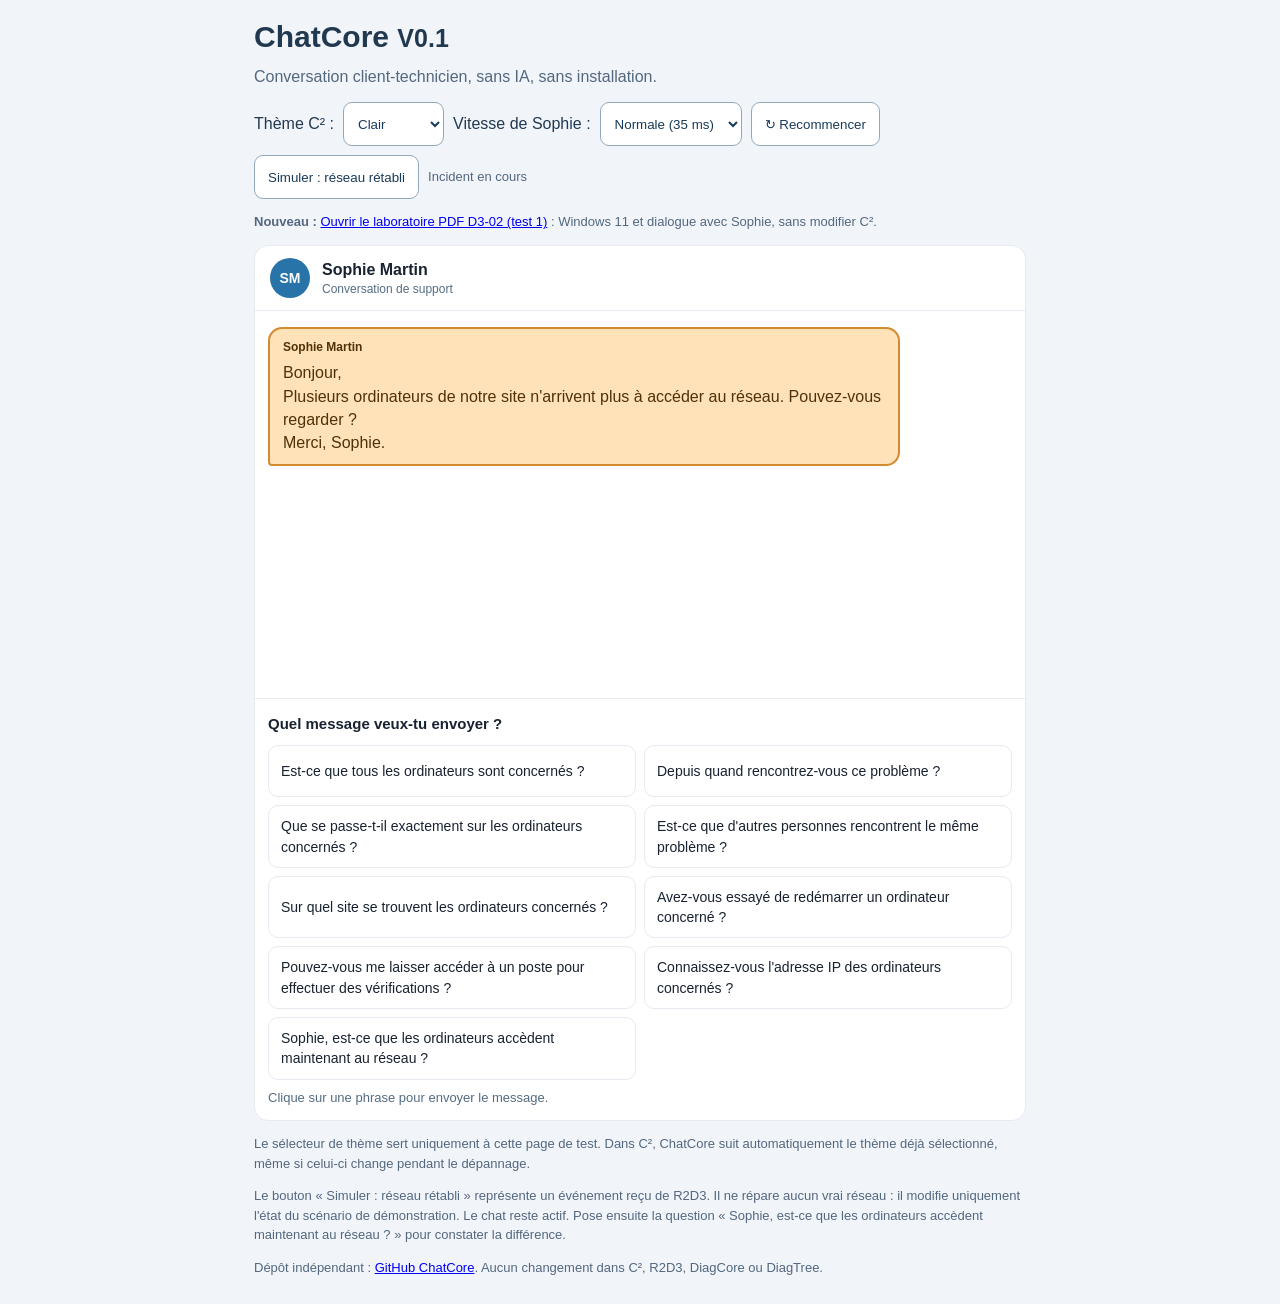
<file: index.html>
<!doctype html>
<html lang="fr"><head><meta charset="utf-8"><meta name="viewport" content="width=device-width,initial-scale=1"><meta name="color-scheme" content="light dark">
<title>ChatCore - Test du dialogue</title>
<link rel="stylesheet" href="./v0.1/chatcore.css">
<style>
:root{color-scheme:light dark}*{box-sizing:border-box}body{margin:0;background:#f1f5fa;color:#213950;font:16px/1.5 Arial,sans-serif}main{max-width:800px;padding:14px;margin:auto}h1{font-size:clamp(22px,4vw,30px);margin:0}.intro{margin:6px 0 13px;color:#53677e}.toolbar{display:flex;align-items:center;gap:9px;flex-wrap:wrap;margin:12px 0}.toolbar select{min-height:44px;padding:8px 10px;border:1px solid #91a9bf;border-radius:9px;background:#fff;color:#183b59}.toolbar button{border:1px solid #91a9bf;background:#fff;color:#183b59;padding:10px 13px;min-height:44px;border-radius:9px;cursor:pointer}.status{font-size:13px;color:#4c657b}.info{font-size:13px;color:#53677e;line-height:1.5}button:focus-visible{outline:3px solid orange;outline-offset:2px}
@media(prefers-color-scheme:dark){body{background:#101b29;color:#edf5fd}.intro,.status,.info{color:#b7cadb}.toolbar button,.toolbar select{background:#20364e;color:#edf5fd;border-color:#4e6680}}
/* Les couleurs du décor sont propres à la démo; ChatCore utilise les variables et thèmes C² officiels. */
html[data-ctp-theme="pure"] body{background:#f1f5fa;color:#213950}
html[data-ctp-theme="dark"] body{background:#151922;color:#e8edf5}
html[data-ctp-theme="neon"] body{background:#010609;color:#dffcff}
html[data-ctp-theme="space"] body{background:#020203;color:#f5f5f2}
html[data-ctp-theme="80"] body{background:#001b19;color:#6dff9c;font-family:"Courier New",monospace}
html[data-ctp-theme="80"] .toolbar button,html[data-ctp-theme="80"] .toolbar select{border-radius:2px}
html[data-ctp-theme="neon"] .toolbar button,html[data-ctp-theme="neon"] .toolbar select{background:#06131a;color:#dffcff;border-color:#00cce8}
html[data-ctp-theme="space"] .toolbar button,html[data-ctp-theme="space"] .toolbar select{background:#111;color:#ffe27b;border-color:#f4c430}
html[data-ctp-theme="80"] .toolbar button,html[data-ctp-theme="80"] .toolbar select{background:#002824;color:#6dff9c;border-color:#36f58a}
html[data-ctp-theme="pure"] .intro,html[data-ctp-theme="pure"] .status,html[data-ctp-theme="pure"] .info{color:#53677e}
html[data-ctp-theme="dark"] .intro,html[data-ctp-theme="dark"] .status,html[data-ctp-theme="dark"] .info{color:#b7cadb}
html[data-ctp-theme="neon"] .intro,html[data-ctp-theme="neon"] .status,html[data-ctp-theme="neon"] .info{color:#a4d7e1}
html[data-ctp-theme="space"] .intro,html[data-ctp-theme="space"] .status,html[data-ctp-theme="space"] .info{color:#c0c0ba}
html[data-ctp-theme="80"] .intro,html[data-ctp-theme="80"] .status,html[data-ctp-theme="80"] .info{color:#8ce4a7}
</style></head>
<body><main>
<h1>ChatCore <small>V0.1</small></h1><p class="intro">Conversation client-technicien, sans IA, sans installation.</p>
<div class="toolbar"><label for="theme-test">Thème C² :</label><select id="theme-test" aria-label="Prévisualisation du thème C²"><option value="pure">Clair</option><option value="dark">Sombre</option><option value="neon">TRON</option><option value="space">Star Wars</option><option value="80">Minitel 80</option></select><label for="speed-test">Vitesse de Sophie :</label><select id="speed-test" aria-label="Vitesse de frappe de Sophie"><option value="slow">Lente (65 ms)</option><option value="normal" selected>Normale (35 ms)</option><option value="fast">Rapide (15 ms)</option></select><button id="reset" type="button">↻ Recommencer</button><button id="technical" type="button">Simuler : réseau rétabli</button><span id="state" class="status">Incident en cours</span></div>
<p class="info"><strong>Nouveau :</strong> <a href="./lab-pdf.html">Ouvrir le laboratoire PDF D3-02 (test 1)</a> : Windows 11 et dialogue avec Sophie, sans modifier C².</p>
<div id="chat" aria-label="Conversation avec Sophie"></div>
<p class="info">Le sélecteur de thème sert uniquement à cette page de test. Dans C², ChatCore suit automatiquement le thème déjà sélectionné, même si celui-ci change pendant le dépannage.</p>
<p class="info">Le bouton « Simuler : réseau rétabli » représente un événement reçu de R2D3. Il ne répare aucun vrai réseau : il modifie uniquement l'état du scénario de démonstration. Le chat reste actif. Pose ensuite la question « Sophie, est-ce que les ordinateurs accèdent maintenant au réseau ? » pour constater la différence.</p>
<p class="info">Dépôt indépendant : <a href="https://github.com/chaoli22000bzh/chatcore">GitHub ChatCore</a>. Aucun changement dans C², R2D3, DiagCore ou DiagTree.</p>
</main>
<script src="./v0.1/chatcore.js"></script><script src="./v0.1/chatcore-ui.js"></script><script src="./demo/scenario-dhcp.js"></script>
<script>
const ui=ChatCoreUI.mount('#chat',ChatCoreDemo);
const speedTest=document.getElementById('speed-test');
speedTest.addEventListener('change',()=>ui.setTypingSpeed(speedTest.value));
const themeTest=document.getElementById('theme-test');
document.documentElement.dataset.ctpTheme=themeTest.value;
themeTest.addEventListener('change',()=>{document.documentElement.dataset.ctpTheme=themeTest.value;});
const state=document.getElementById('state');
ui.chat.subscribe(s=>{state.textContent=s.facts.networkRestored?'Simulation : réseau rétabli':'Incident en cours'});
document.getElementById('reset').addEventListener('click',()=>ui.restart());
document.getElementById('technical').addEventListener('click',()=>ui.notify({type:'dhcp.lease-restored'}));
</script></body></html>
</file>
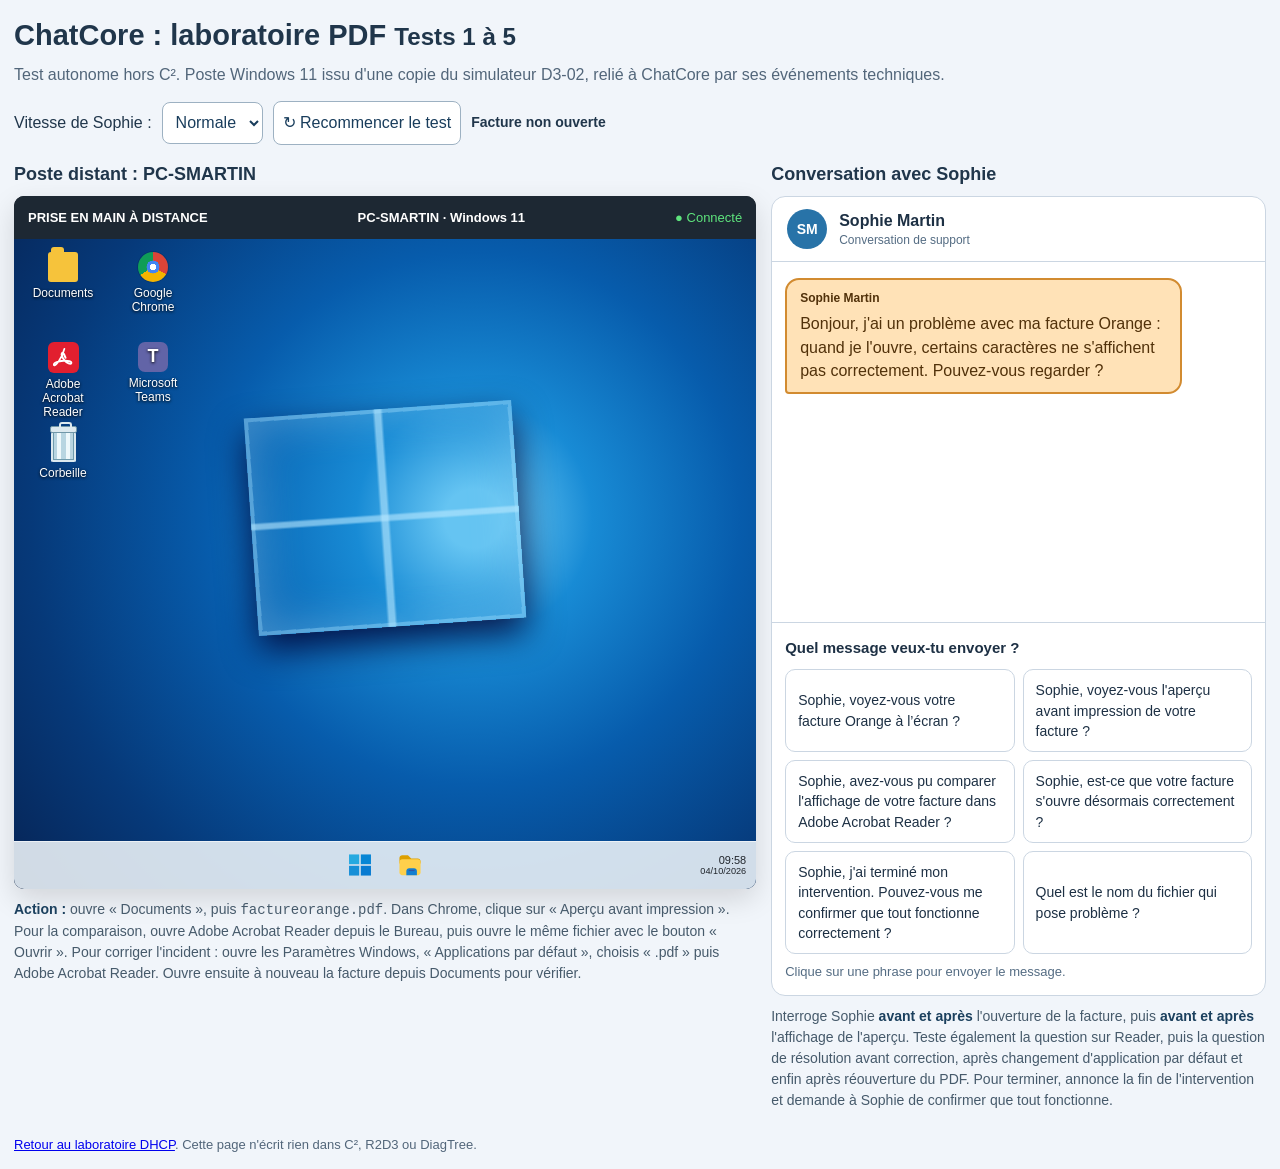
<file: lab-pdf.html>
<!doctype html>
<html lang="fr"><head>
<meta charset="utf-8"><meta name="viewport" content="width=device-width, initial-scale=1">
<title>ChatCore - Laboratoire PDF D3-02</title>
<link rel="stylesheet" href="./v0.1/chatcore.css">
<link rel="stylesheet" href="./lab-pdf/windows-c2.css">
<link rel="stylesheet" href="./lab-pdf/windows-scenario.css">
<style>
*{box-sizing:border-box}body{margin:0;background:#f1f5fa;color:#20364b;font:16px/1.5 Arial,sans-serif}
main{max-width:1550px;margin:auto;padding:14px}h1{font-size:clamp(22px,3vw,29px);margin:0}
.intro{margin:5px 0 14px;color:#52667a}.layout{display:grid;grid-template-columns:minmax(0,1.35fr) minmax(340px,0.9fr);gap:15px;align-items:start}
.layout>section{min-width:0}.layout h2{font-size:18px;margin:0 0 8px}
.toolbar{display:flex;gap:10px;flex-wrap:wrap;align-items:center;margin:10px 0 16px}
.toolbar select,.toolbar button{border:1px solid #9db1c2;border-radius:8px;padding:9px;background:white;color:#193d5c;font:inherit;min-height:42px}
.toolbar button{cursor:pointer}.lab-status{font-size:14px;font-weight:bold}
.lab-tip{font-size:14px;margin:10px 0;color:#465a6b}.lab-tip strong{color:#1b405e}
#pdf-windows{min-width:0}#pdf-chat{min-width:0}.chatcore .cc-history{height:clamp(250px,40vh,420px)}
footer{margin-top:14px;font-size:13px;color:#52667a}
@media(max-width:920px){.layout{grid-template-columns:minmax(0,1fr)}}
@media(prefers-color-scheme:dark){body{background:#101b29;color:#eaf1fa}.intro,.lab-tip,footer{color:#bbcadd}.lab-tip strong{color:#e8f1ff}.toolbar select,.toolbar button{background:#20364e;color:#eaf1fa;border-color:#586d80}}
</style>
</head>
<body><main>
<h1>ChatCore : laboratoire PDF <small>Tests 1 à 5</small></h1>
<p class="intro">Test autonome hors C². Poste Windows 11 issu d'une copie du simulateur D3-02, relié à ChatCore par ses événements techniques.</p>
<div class="toolbar">
<label for="speed">Vitesse de Sophie :</label><select id="speed"><option value="slow">Lente</option><option value="normal" selected>Normale</option><option value="fast">Rapide</option></select>
<button type="button" id="restart">↻ Recommencer le test</button>
<span id="status" class="lab-status" aria-live="polite">Facture non ouverte</span>
</div>
<div class="layout">
<section aria-label="Windows 11 simulé">
<h2>Poste distant : PC-SMARTIN</h2>
<div id="pdf-windows"></div>
<p class="lab-tip"><strong>Action :</strong> ouvre « Documents », puis <code>factureorange.pdf</code>. Dans Chrome, clique sur « Aperçu avant impression ». Pour la comparaison, ouvre Adobe Acrobat Reader depuis le Bureau, puis ouvre le même fichier avec le bouton « Ouvrir ». Pour corriger l'incident : ouvre les Paramètres Windows, « Applications par défaut », choisis « .pdf » puis Adobe Acrobat Reader. Ouvre ensuite à nouveau la facture depuis Documents pour vérifier.</p>
</section>
<section aria-label="Dialogue client">
<h2>Conversation avec Sophie</h2>
<div id="pdf-chat"></div>
<p class="lab-tip">Interroge Sophie <strong>avant et après</strong> l'ouverture de la facture, puis <strong>avant et après</strong> l'affichage de l'aperçu. Teste également la question sur Reader, puis la question de résolution avant correction, après changement d'application par défaut et enfin après réouverture du PDF. Pour terminer, annonce la fin de l'intervention et demande à Sophie de confirmer que tout fonctionne.</p>
</section>
</div>
<footer><a href="./">Retour au laboratoire DHCP</a>. Cette page n'écrit rien dans C², R2D3 ou DiagTree.</footer>
</main>
<script src="./v0.1/chatcore.js"></script>
<script src="./v0.1/chatcore-ui.js"></script>
<script src="./lab-pdf/windows-c2.js"></script>
<script src="./lab-pdf/windows-scenario.js"></script>
<script src="./lab-pdf/scenario-chat.js"></script>
<script>
'use strict';
const win=new C2Windows11('#pdf-windows',C2WindowsScenarios.D301);
const ui=ChatCoreUI.mount('#pdf-chat',ChatCorePdfDemo);
const status=document.getElementById('status');
const speed=document.getElementById('speed');
speed.addEventListener('change',()=>ui.setTypingSpeed(speed.value));
document.getElementById('pdf-windows').addEventListener('c2win:file-open',event=>{
  // Ne croire que la trace du vrai simulateur Windows ; ignorer tout autre fichier.
  if(event.detail.file!=='factureorange.pdf')return;
  if(event.detail.app==='chrome'&&win.has('file-open',e=>e.file==='factureorange.pdf'&&e.app==='chrome')){
    ui.setFacts({invoiceOpened:true});
    status.textContent='Facture ouverte dans Google Chrome';
  }
  if(event.detail.app==='reader'&&win.has('file-open',e=>e.file==='factureorange.pdf'&&e.app==='reader')){
    ui.setFacts({readerOpened:true});
    status.textContent='Facture ouverte dans Adobe Acrobat Reader';
    syncRepairState();
  }
});
document.getElementById('pdf-windows').addEventListener('c2win:print-preview',()=>{
  // Vérifier que Chrome a vraiment affiché l'aperçu de la facture ciblée.
  if(win.has('print-preview',e=>e.file==='factureorange.pdf'&&e.app==='chrome')){
    ui.setFacts({printPreviewOpened:true});
    status.textContent='Aperçu de facture affiché dans Google Chrome';
  }
});
// Vérification exige un changement d'association ET une ouverture postérieure du PDF.
function syncRepairState(){
  const trace=win.getTrace();
  let changedAt=-1;
  for(let i=0;i<trace.length;i++){
    if(trace[i].type==='association-change'&&trace[i].ext==='.pdf')
      changedAt=i;
  }
  const associated=win.state.association['.pdf']==='reader';
  const changed=associated&&changedAt>=0&&trace[changedAt].app==='reader';
  const verified=changed&&trace.slice(changedAt+1).some(e=>e.type==='file-open'&&e.file==='factureorange.pdf'&&e.app==='reader');
  ui.setFacts({pdfAssociationChanged:changed,repairVerified:verified});
  if(verified)status.textContent='Correction vérifiée : la facture s’ouvre dans Reader';
  else if(changed)status.textContent='Reader défini par défaut : vérification nécessaire';
}
document.getElementById('pdf-windows').addEventListener('c2win:association-change',event=>{
  if(event.detail.ext==='.pdf')syncRepairState();
});
document.getElementById('restart').addEventListener('click',()=>{
  // Nouveau poste et nouvelle conversation ; les autres moteurs et documents restent inchangés.
  win.state={connected:false,association:{...(win.scenario.association||{})},trace:[],openWindow:null,currentFile:null,currentApp:null};
  win.render();
  ui.restart();
  status.textContent='Facture non ouverte';
});
</script></body></html>
</file>
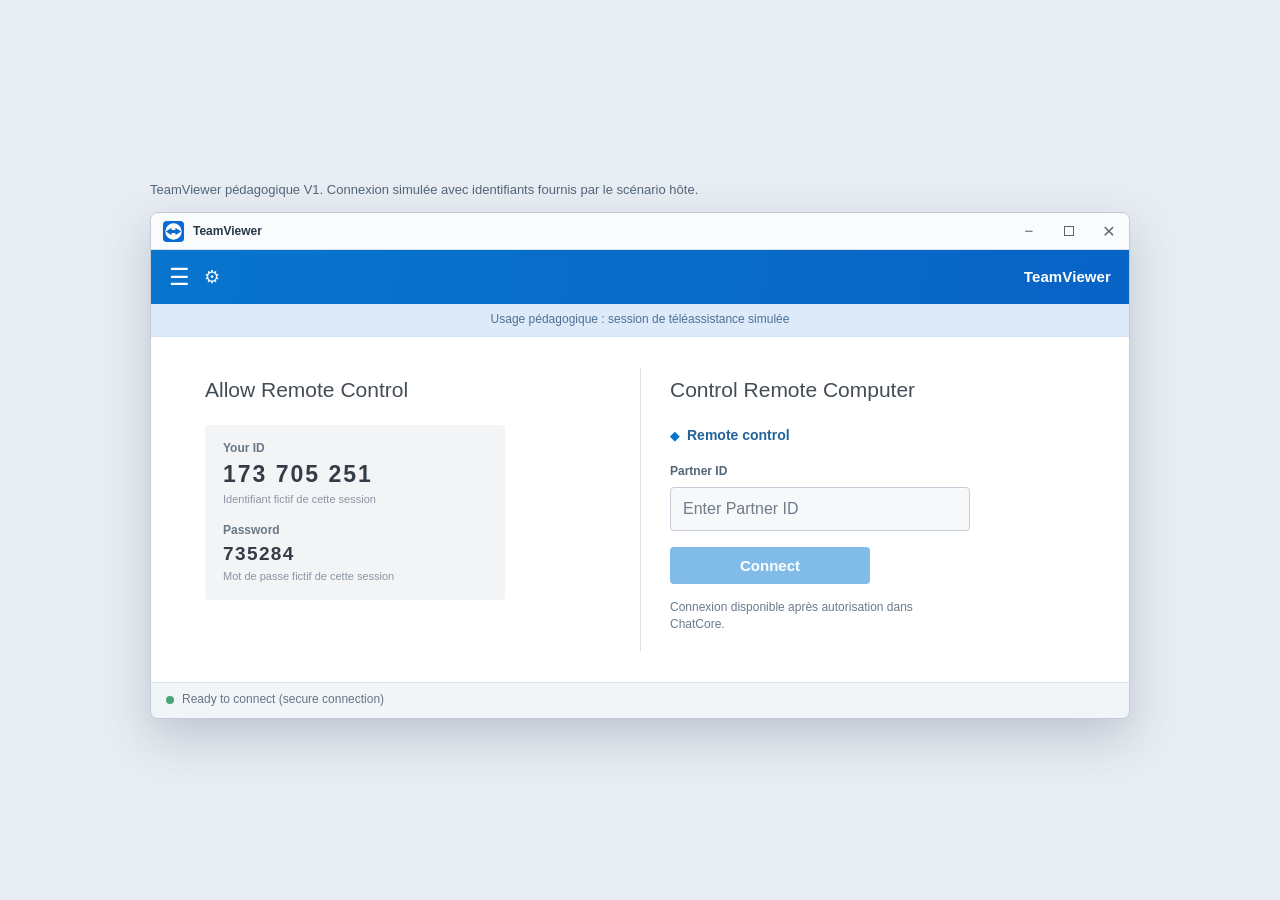
<file: teamviewer/v1/teamviewer.html>
<!doctype html>
<html lang="fr">
<head>
<meta charset="utf-8">
<meta name="viewport" content="width=device-width,initial-scale=1">
<title>TeamViewer | Composant partagé V1</title>
<style>
:root{font:14px/1.45 "Segoe UI",Arial,sans-serif;color:#3d4653;background:#e8edf3}
*{box-sizing:border-box}
body{min-height:100vh;margin:0;display:grid;place-items:center;padding:24px}
.preview{width:min(100%,980px)}
.note{font-size:13px;color:#52657a;margin:0 0 12px}
.window{border:1px solid #c1cad5;border-radius:8px;background:#fff;overflow:hidden;box-shadow:0 18px 45px #243a5438}
.titlebar{height:37px;display:flex;align-items:center;gap:8px;padding-left:11px;background:#fafbfc;border-bottom:1px solid #d9e1ea;color:#263649;font-size:12px}
.logo{width:23px;height:23px;flex:none}
.titlebar strong{font-size:12px;font-weight:600}
.controls{height:100%;display:flex;margin-left:auto;color:#566474}
.control{display:grid;place-items:center;width:40px;font-size:15px}.control:last-child{font-size:21px}
.control .square{width:10px;height:10px;border:1.5px solid currentColor}
.banner{height:54px;background:linear-gradient(100deg,#0875ce,#0863c6);display:flex;align-items:center;gap:14px;padding:0 18px;color:white}
.banner .menu{font-size:23px;font-weight:300;line-height:1}
.banner .gear{font-size:18px;opacity:.95}
.banner .spacer{flex:1}
.banner .brand{font-weight:600;font-size:15px;letter-spacing:.1px}
.notice{background:#dceafa;color:#507194;text-align:center;padding:7px 12px;border-bottom:1px solid #d2e1f2;font-size:12px}
.workspace{background:#fff;display:grid;grid-template-columns:minmax(0,1fr) minmax(0,1fr);gap:0;min-height:345px;padding:31px 25px}
.panel{min-width:0;padding:8px 29px 12px}
.panel+.panel{border-left:1px solid #d9e2ea}
h1{margin:0 0 22px;font-size:21px;font-weight:400;line-height:1.3;color:#444c56}
.mode{font-size:14px;margin:0 0 18px;color:#24629a;font-weight:600}
.mode:before{content:"◆";font-size:12px;color:#0874ca;margin-right:8px}
.fields{width:min(100%,300px);background:#f3f4f6;border-radius:4px;padding:15px 18px}
.field+.field{margin-top:14px}
.field label{display:block;margin-bottom:3px;font-size:12px;color:#687687;font-weight:600}
.field strong{display:block;color:#343c47;font-size:23px;font-weight:600;letter-spacing:2px;line-height:1.25}
.field .password{font-size:19px;letter-spacing:1.4px}
.field small{display:block;color:#8a95a4;font-size:11px;margin-top:3px}
.target-form{width:min(100%,300px)}
.partner-label{display:block;font-size:12px;color:#526578;font-weight:600;margin-bottom:6px}
.partner-input{width:100%;height:44px;border:1px solid #c5cfd9;border-radius:4px;background:#f6f8fa;color:#526578;padding:0 12px;font:16px "Segoe UI",Arial,sans-serif}
.partner-input:disabled{opacity:1;-webkit-text-fill-color:#6f7b88}
.connect{display:block;width:100%;max-width:200px;margin-top:16px;padding:10px 15px;background:#81bce8;color:white;border:0;border-radius:4px;font:600 15px "Segoe UI",Arial,sans-serif;cursor:not-allowed}
.status{color:#6b7a8a;font-size:12px;margin:15px 0 0}
.footer{height:36px;display:flex;align-items:center;gap:8px;background:#f2f5f8;color:#657487;border-top:1px solid #dce4ec;padding:0 15px;font-size:12px}
.footer .online{height:8px;width:8px;background:#49a777;border-radius:50%}
@media(max-width:700px){body{padding:12px}.workspace{grid-template-columns:1fr;padding:18px 8px}.panel{padding:17px 18px}.panel+.panel{border-left:0;border-top:1px solid #d9e2ea}h1{font-size:19px;margin-bottom:14px}.banner .brand{font-size:13px}.fields,.target-form{width:100%;max-width:370px}}

/* L'intégration utilise exactement la même fenêtre V3, sans son cadre d'aperçu. */
html.embedded,html.embedded body{margin:0;min-height:0;background:transparent}
html.embedded body{display:block;padding:0}
html.embedded .preview{width:100%}
html.embedded .note{display:none}
html.embedded .window{box-shadow:none}
html.embedded .workspace{padding:22px 11px;min-height:310px}
html.embedded .panel{padding:8px 16px 12px}
html.embedded h1{font-size:19px}
.partner-input:enabled{background:#fff;color:#2a394a;-webkit-text-fill-color:#2a394a}
.connect:enabled{background:#096ac8;cursor:pointer}
.connect:focus-visible,.partner-input:focus-visible{outline:3px solid #f8ba49;outline-offset:2px}
.remote-password[hidden]{display:none}
.remote-password{margin-top:12px}
.remote-password label{display:block;font-size:12px;color:#526578;font-weight:600;margin-bottom:5px}
.remote-password input{width:100%;height:40px;padding:0 10px;border:1px solid #c5cfd9;border-radius:4px;font:16px "Segoe UI",Arial,sans-serif}
.remote-password button{margin-top:9px;padding:9px 14px;border:0;border-radius:4px;color:#fff;background:#096ac8;font-weight:600;cursor:pointer}
.status[role="alert"]{color:#b52f2f}
/* Dans le TP, les deux colonnes restent visibles jusqu’à 520 px. Sur petit écran, priorité au formulaire de connexion. */
@media(max-width:520px){html.embedded .workspace{display:block;min-height:0;padding:12px 8px}html.embedded .panel:first-child{display:none}html.embedded .panel+.panel{border:0;padding:8px 12px 12px}html.embedded h1{margin-bottom:12px}}
</style>
</head>
<body>
<main class="preview">
<p class="note">TeamViewer pédagogique V1. Connexion simulée avec identifiants fournis par le scénario hôte.</p>
<section class="window" aria-label="Fenêtre TeamViewer de démonstration, non connectée">
<header class="titlebar">
<svg class="logo" viewBox="0 0 48 48" role="img" aria-label="Logo TeamViewer"><rect x="2" y="2" width="44" height="44" rx="8" fill="#086bd4"/><circle cx="24" cy="24" r="17" fill="#fff"/><path d="M8 24l12-8v5h8v-5l12 8-12 8v-5h-8v5z" fill="#086bd4"/></svg>
<strong>TeamViewer</strong>
<div class="controls" aria-hidden="true"><span class="control">−</span><span class="control"><span class="square"></span></span><span class="control">×</span></div>
</header>
<div class="banner"><span class="menu" aria-hidden="true">☰</span><span class="gear" aria-hidden="true">⚙</span><span class="spacer"></span><span class="brand">TeamViewer</span></div>
<div class="notice">Usage pédagogique : session de téléassistance simulée</div>
<div class="workspace">
<section class="panel" aria-label="Autoriser le contrôle à distance">
<h1>Allow Remote Control</h1>
<div class="fields">
<div class="field"><label>Your ID</label><strong>173 705 251</strong><small>Identifiant fictif de cette session</small></div>
<div class="field"><label>Password</label><strong class="password">735284</strong><small>Mot de passe fictif de cette session</small></div>
</div>
</section>
<section class="panel" aria-label="Contrôler un ordinateur distant">
<h1>Control Remote Computer</h1>
<p class="mode">Remote control</p>
<div class="target-form">
<label class="partner-label" for="partner">Partner ID</label>
<input class="partner-input" id="partner" type="text" inputmode="numeric" placeholder="Enter Partner ID" disabled>
<button class="connect" type="button" disabled>Connect</button>
<div class="remote-password" hidden><label for="remote-pass">Password</label><input id="remote-pass" type="password" inputmode="numeric" autocomplete="off" aria-label="Mot de passe distant"><button type="button" id="remote-confirm">OK</button></div><p class="status" role="status" aria-live="polite">Connexion disponible après autorisation dans ChatCore.</p>
</div>
</section>
</div>
<footer class="footer"><span class="online"></span><span>Ready to connect (secure connection)</span></footer>
</section>
</main>
<script>
(()=>{
  if(new URLSearchParams(location.search).get('embed')!=='1')return;
  document.documentElement.classList.add('embedded');
  const input=document.getElementById('partner');
  const connect=document.querySelector('.connect');
  const panel=document.querySelector('.remote-password');
  const password=document.getElementById('remote-pass');
  const confirm=document.getElementById('remote-confirm');
  const status=document.querySelector('.target-form .status');
  let authorized=false,connected=false;
  let expectedId='',expectedPassword='';
  // Le site du TP peut être différent de celui de ChatCore (GitHub Pages).
  // L'origine du document intégrateur vient du navigateur, jamais d'un message entrant.
  let parentOrigin=null;
  try{parentOrigin=document.referrer?new URL(document.referrer).origin:null;}catch(_error){parentOrigin=null;}
  const normalize=value=>String(value).replace(/\D/g,'');
  function inform(message,error=false){
    status.textContent=message;
    status.setAttribute('role',error?'alert':'status');
  }
  function lock(){
    authorized=false;connected=false;expectedId='';expectedPassword='';
    input.value='';input.disabled=true;password.value='';
    connect.disabled=true;panel.hidden=true;
    inform('Connexion disponible après autorisation dans ChatCore.');
  }
  window.addEventListener('message',event=>{
    if(!parentOrigin||event.source!==window.parent||event.origin!==parentOrigin)return;
    const data=event.data;
    if(data?.type==='teamviewer:reset'){lock();return;}
    if(data?.type!=='teamviewer:authorization'||connected)return;
    authorized=data.allowed===true;
    expectedId=authorized?normalize(data.partnerId):'';
    expectedPassword=authorized?normalize(data.password):'';
    if(!authorized||!expectedId||!expectedPassword){lock();return;}
    input.disabled=false;
    connect.disabled=false;
    panel.hidden=true;password.value='';
    inform('Autorisation accordée. Saisis le Partner ID communiqué par le client.');
  });
  connect.addEventListener('click',()=>{
    if(!authorized||connect.disabled||connected)return;
    if(normalize(input.value)!==expectedId){
      panel.hidden=true;inform('Partner ID incorrect. Vérifie le numéro communiqué par le client.',true);return;
    }
    panel.hidden=false;
    inform('Identifiant reconnu. Saisis le mot de passe communiqué par le client.');
    password.focus();
  });
  confirm.addEventListener('click',()=>{
    if(!authorized||connected||panel.hidden)return;
    if(normalize(input.value)!==expectedId){panel.hidden=true;inform('Partner ID incorrect.',true);return;}
    if(normalize(password.value)!==expectedPassword){
      inform('Mot de passe incorrect. Vérifie les chiffres communiqués par le client.',true);return;
    }
    connected=true;connect.disabled=true;input.disabled=true;confirm.disabled=true;
    inform('Connexion établie.');
    if(parentOrigin)window.parent.postMessage({type:'teamviewer:connected'},parentOrigin);
  });
  password.addEventListener('keydown',event=>{if(event.key==='Enter'){event.preventDefault();confirm.click();}});
  lock();
})();
</script>
</body>
</html>
</file>
<file: v0.1/chatcore.css>
/* ChatCore 0.1 : styles isolés, thèmes C² suivis via html[data-ctp-theme]. */
.chatcore{--cc-panel:#fff;--cc-ink:#1d3044;--cc-muted:#546c83;--cc-border:#cbd6e2;--cc-client:#ffe2b7;--cc-client-ink:#51310a;--cc-client-edge:#d28b30;--cc-me:#c4e5ff;--cc-me-ink:#103d63;--cc-me-edge:#3e93d4;--cc-blue:#1269af;--cc-choice:#fff;display:flex;flex-direction:column;color:var(--cc-ink);background:var(--cc-panel);border:1px solid var(--cc-border);border-radius:14px;overflow:hidden;font:16px/1.45 Arial,sans-serif;min-width:0}
.chatcore *{box-sizing:border-box}.chatcore button{cursor:pointer;font:inherit}.chatcore button:focus-visible{outline:3px solid orange;outline-offset:2px}
.chatcore .cc-head{display:flex;gap:12px;align-items:center;border-bottom:1px solid var(--cc-border);padding:12px 15px}.chatcore .cc-head small{display:block;color:var(--cc-muted);font-size:12px}.chatcore .cc-avatar{width:40px;height:40px;border-radius:50%;display:grid;place-items:center;background:#2873a8;color:white;font-size:14px;font-weight:bold}
.chatcore .cc-history{height:clamp(240px,43vh,460px);overflow-y:auto;padding:16px 13px;display:flex;flex-direction:column;gap:11px}
.chatcore .cc-bubble{max-width:85%;border-radius:14px;padding:10px 13px;overflow-wrap:anywhere;white-space:pre-line}.chatcore .cc-bubble p{margin:0}.chatcore .cc-author{font-size:12px;display:block;margin-bottom:5px}
.chatcore .cc-client{background:var(--cc-client);color:var(--cc-client-ink);border:2px solid var(--cc-client-edge);align-self:flex-start;border-bottom-left-radius:4px}
.chatcore .cc-me{background:var(--cc-me);color:var(--cc-me-ink);border:2px solid var(--cc-me-edge);align-self:flex-end;border-bottom-right-radius:4px}
.chatcore .cc-compose{border-top:1px solid var(--cc-border);padding:13px}.chatcore .cc-compose>strong{font-size:15px}
.chatcore .cc-choices{display:grid;grid-template-columns:repeat(2,minmax(0,1fr));gap:8px;margin-top:10px}
.chatcore .cc-choice{min-height:52px;text-align:left;padding:10px 12px;border-radius:10px;border:1px solid var(--cc-border);background:var(--cc-choice);color:var(--cc-ink);font-size:14px}
.chatcore .cc-choice:hover{border-color:var(--cc-blue)}.chatcore .cc-choice:active{background:var(--cc-me);color:var(--cc-me-ink)}
.chatcore .cc-hint{font-size:13px;color:var(--cc-muted);margin:9px 0 0}
@media(max-width:530px){.chatcore .cc-history{height:38vh;min-height:230px}.chatcore .cc-bubble{max-width:94%}.chatcore .cc-choices{grid-template-columns:1fr}.chatcore .cc-choice{min-height:44px}}
@media(prefers-color-scheme:dark){.chatcore{--cc-panel:#1c2d42;--cc-ink:#edf5fd;--cc-muted:#b7cadb;--cc-border:#4e6680;--cc-client:#66471f;--cc-client-ink:#fff0d6;--cc-client-edge:#ba873e;--cc-me:#174d74;--cc-me-ink:#e9f6ff;--cc-me-edge:#519bcb;--cc-blue:#80c1fa;--cc-choice:#20364e}}

/* Thèmes officiels C². Variables uniquement sur ChatCore, sans modifier le thème hôte.
   Sélecteur plus spécifique que les règles du système sombre navigateur : priorité au choix C². */
html[data-ctp-theme="pure"] .chatcore{
 --cc-panel:var(--ctp-panel,#fff);--cc-ink:var(--ctp-text,#182230);--cc-muted:var(--ctp-muted,#546c83);
 --cc-border:var(--ctp-line,#e7eaf0);--cc-choice:var(--ctp-choice-bg,#fff);
 --cc-blue:var(--ctp-accent,#1769e0);--cc-accent:var(--ctp-accent,#1769e0);--cc-accent-ink:var(--ctp-accent-text,#fff);
 --cc-client:#ffe2b7;--cc-client-ink:#51310a;--cc-client-edge:#d28b30;
 --cc-me:#c4e5ff;--cc-me-ink:#103d63;--cc-me-edge:#3e93d4;
}
html[data-ctp-theme="dark"] .chatcore{
 --cc-panel:var(--ctp-panel,#202633);--cc-ink:var(--ctp-text,#e8edf5);--cc-muted:var(--ctp-muted,#aab5c5);
 --cc-border:var(--ctp-line,#394252);--cc-choice:var(--ctp-choice-bg,#171c25);
 --cc-blue:var(--ctp-accent,#78a8ff);--cc-accent:var(--ctp-accent,#78a8ff);--cc-accent-ink:var(--ctp-accent-text,#101722);
 --cc-client:#62421f;--cc-client-ink:#fff1db;--cc-client-edge:#d6a256;
 --cc-me:#164e74;--cc-me-ink:#ecf8ff;--cc-me-edge:#65afdf;
}
html[data-ctp-theme="neon"] .chatcore{
 --cc-panel:var(--ctp-panel,#041016);--cc-ink:var(--ctp-text,#dffcff);--cc-muted:#a4d7e1;
 --cc-border:var(--ctp-line,#00a9c4);--cc-choice:var(--ctp-choice-bg,#06131a);
 --cc-blue:var(--ctp-accent,#00e5ff);--cc-accent:var(--ctp-accent,#00e5ff);--cc-accent-ink:var(--ctp-accent-text,#001018);
 --cc-client:#302818;--cc-client-ink:#fff1d5;--cc-client-edge:#ffab45;
 --cc-me:#093846;--cc-me-ink:#d9fbff;--cc-me-edge:#00dff0;
}
html[data-ctp-theme="space"] .chatcore{
 --cc-panel:var(--ctp-panel,#080808);--cc-ink:var(--ctp-text,#f5f5f2);--cc-muted:#c0c0ba;
 --cc-border:var(--ctp-line,#666);--cc-choice:var(--ctp-choice-bg,#0a0b0d);
 --cc-blue:var(--ctp-accent,#f4c430);--cc-accent:var(--ctp-accent,#f4c430);--cc-accent-ink:var(--ctp-accent-text,#080808);
 --cc-client:#302a1b;--cc-client-ink:#fff3cf;--cc-client-edge:#f4c430;
 --cc-me:#171e32;--cc-me-ink:#edf0ff;--cc-me-edge:#90aaff;
}
html[data-ctp-theme="80"] .chatcore{
 --cc-panel:var(--ctp-panel,#002824);--cc-ink:var(--ctp-text,#6dff9c);--cc-muted:#8ce4a7;
 --cc-border:var(--ctp-line,#36f58a);--cc-choice:var(--ctp-choice-bg,#001b19);
 --cc-blue:var(--ctp-accent,#36f58a);--cc-accent:var(--ctp-accent,#36f58a);--cc-accent-ink:var(--ctp-accent-text,#001b19);
 --cc-client:#123c2a;--cc-client-ink:#c6ffdb;--cc-client-edge:#a0ffc1;
 --cc-me:#003329;--cc-me-ink:#acffd0;--cc-me-edge:#36f58a;
 font-family:"Courier New",monospace;border-radius:2px;
}
html[data-ctp-theme="80"] .chatcore .cc-bubble,
html[data-ctp-theme="80"] .chatcore .cc-choice{border-radius:2px}
html[data-ctp-theme="neon"] .chatcore .cc-client{box-shadow:inset 3px 0 #ffab4540}
html[data-ctp-theme="neon"] .chatcore .cc-me{box-shadow:inset -3px 0 #00dff040}
html[data-ctp-theme="space"] .chatcore .cc-head{border-bottom-color:#f4c430}
@media(prefers-color-scheme:dark){
 html[data-ctp-theme="pure"] .chatcore{--cc-panel:var(--ctp-panel,#fff);--cc-ink:var(--ctp-text,#182230);--cc-muted:var(--ctp-muted,#546c83);--cc-border:var(--ctp-line,#e7eaf0);--cc-choice:var(--ctp-choice-bg,#fff);--cc-client:#ffe2b7;--cc-client-ink:#51310a;--cc-client-edge:#d28b30;--cc-me:#c4e5ff;--cc-me-ink:#103d63;--cc-me-edge:#3e93d4}
}
</file>
<file: lab-pdf/windows-c2.css>
/* Copie de test autonome extraite de chaoli22000bzh/C2 (assets/windows-c2/windows-c2.css), SHA 5d53eb456f920d02187a5eb6496b64cf6fd42f27. Ne pas modifier C2 depuis ce laboratoire. */
/* Windows C² — moteur commun */
.c2win{--line:#d7dde2;--ink:#20252b;--blue:#0b63b6;font:13px "Segoe UI",Arial,sans-serif;color:var(--ink);display:block;background:#101820;border-radius:10px;overflow:hidden;box-shadow:0 10px 28px #0002}
.c2win *{box-sizing:border-box}.c2win button{font:inherit}.c2win-remote{height:43px;padding:0 14px;background:#1d2833;color:#fff;display:flex;align-items:center;justify-content:space-between}.c2win-remote span{color:#5ee47d}.c2win-desktop{height:650px;position:relative;overflow:hidden;background:radial-gradient(circle at 62% 43%,#65c4f2 0 5%,#188bd5 20%,#075cac 45%,#063979 75%,#062455 100%)}
.c2win-desktop:before{content:"";position:absolute;left:50%;top:43%;width:260px;height:210px;transform:translate(-50%,-50%) rotate(-4deg);background:linear-gradient(90deg,transparent 48%,#b9e8ff99 49% 51%,transparent 52%),linear-gradient(0deg,transparent 48%,#b9e8ff99 49% 51%,transparent 52%);border:4px solid #aee5ff77;box-shadow:inset 0 0 45px #bdeeff55,0 15px 35px #003d}
.c2win-icons{position:absolute;z-index:2;top:12px;left:8px;width:190px;display:grid;grid-template-columns:82px 82px;gap:8px}.c2win-icons button{height:82px;border:0;background:transparent;color:#fff;text-shadow:0 1px 3px #000;display:flex;flex-direction:column;align-items:center;gap:4px;cursor:default}.c2win-icons button:hover{background:#ffffff1c;border-radius:5px}.c2win-icons span{font-size:12px;text-align:center}
.c2ico{display:inline-grid;place-items:center;width:30px;height:30px;vertical-align:middle;flex:none}.c2ico.folder{background:#f6c33b;border-radius:3px;position:relative}.c2ico.folder:before{content:"";position:absolute;top:-5px;left:3px;width:13px;height:7px;background:#f6c33b;border-radius:3px 3px 0 0}.c2ico.chrome{border-radius:50%;background:radial-gradient(circle,#fff 0 15%,#4285f4 16% 30%,transparent 31%),conic-gradient(#db4437 0 33%,#f4b400 0 66%,#0f9d58 0);box-shadow:0 0 0 1px #0002}.c2ico.reader{background:#c8202f;border-radius:5px;position:relative}.c2ico.reader:after{content:"A";font:700 21px Georgia;color:#fff;transform:skew(-8deg)}.c2ico.pdf{width:25px;height:32px;background:#fff;border:1px solid #ccd2d7;position:relative}.c2ico.pdf:after{content:"⌁";position:absolute;inset:5px 3px auto;color:#d7192d;font:bold 20px Georgia;transform:rotate(-10deg)}.c2ico.file{background:#477bc4;color:#fff;border-radius:2px}.c2ico.file:after{content:"FILE";font:bold 7px Arial}.c2ico.big{width:68px;height:68px}
.c2win-stage{position:absolute;z-index:4;inset:0 0 48px}.c2win-window{position:absolute;left:4%;top:4%;width:92%;height:91%;background:#fff;border:1px solid #aeb7bf;border-radius:8px;overflow:hidden;box-shadow:0 12px 30px #0005}.c2win-window>header{height:38px;display:flex;align-items:center;justify-content:space-between;padding:0 11px;background:#fbfbfb;border-bottom:1px solid var(--line);font-weight:600}.c2win-window>header button{border:0;background:transparent;font-size:20px;width:35px;height:34px}.c2win-explorerbar,.c2win-browserbar,.c2win-readerbar,.c2win-printbar{height:48px;padding:8px 14px;background:#fff;border-bottom:1px solid var(--line);display:flex;align-items:center;gap:12px}.c2win-browserbar>div{flex:1;background:#f2f3f5;border-radius:16px;padding:6px 12px}.c2win-browserbar button,.c2win-readerbar button,.c2win-printbar button{border:1px solid #bdc5cc;background:#fff;border-radius:5px;padding:7px 11px}.c2win-readerbar button:first-of-type{margin-left:auto}.c2win-files{height:calc(100% - 48px);overflow:auto;padding:5px 14px;background:#fff}.c2win-files>button{width:100%;height:52px;border:0;border-bottom:1px solid #edf0f2;background:#fff;display:flex;align-items:center;gap:12px;text-align:left}.c2win-files>button:hover{background:#e8f2fc}.c2win-files small{display:block;color:#66727c;margin-top:2px}
.c2win-document,.c2win-preview{height:calc(100% - 48px);overflow:auto;background:#5f6469;padding:20px;display:flex;justify-content:center;align-items:flex-start}.c2win-preview{height:calc(100% - 48px);padding:12px}.c2win-printbar{height:48px;justify-content:space-between}.c2win-printbar button{background:#0878d1;color:#fff;border-color:#0878d1}.c2win-paper{width:min(610px,94%);min-height:760px;background:#fff;padding:32px;box-shadow:0 3px 15px #0007}.c2win-browserhome,.c2win-appempty{height:calc(100% - 48px);display:flex;flex-direction:column;align-items:center;justify-content:center;gap:12px}.c2win-browserhome>div{min-width:330px;background:#f1f3f4;border-radius:22px;padding:11px 20px;color:#6b7278}
.c2win-readerhome{height:calc(100% - 48px);display:grid;grid-template-columns:145px 1fr}.c2win-readerhome nav{padding:18px 12px;background:#fafafa;border-right:1px solid #e1e1e1;display:flex;flex-direction:column;gap:11px}.c2win-readerhome main{padding:22px}.c2win-tools{display:grid;grid-template-columns:repeat(4,1fr);gap:8px;margin:18px 0 28px}.c2win-tools span,.c2win-settingcard{border:1px solid #e0e0e0;border-radius:7px;padding:13px;background:#fff}
.c2win-settings{height:100%;display:grid;grid-template-columns:210px 1fr}.c2win-settings nav{background:#f3f3f3;padding:18px 10px;display:flex;flex-direction:column;gap:4px}.c2win-settings nav span,.c2win-settings nav b{padding:8px;border-radius:5px}.c2win-settings nav b{background:#e5e5e5;border-left:3px solid #0878d1}.c2win-settings main{padding:24px;overflow:auto}.c2win-settingcard{margin:8px 0}.c2win-settingcard small{display:block;color:#68727b;margin-top:3px}.c2win-assoc{display:flex;align-items:center;justify-content:space-between;border:1px solid #ddd;border-radius:7px;padding:10px;margin-top:8px}.c2win-assoc button{border:1px solid #ccd2d7;background:#fff;border-radius:5px;padding:7px 10px;display:flex;align-items:center;gap:7px}
.c2win-start{position:absolute;z-index:8;left:50%;bottom:55px;transform:translateX(-50%);width:390px;padding:20px;background:#eef6fbf4;backdrop-filter:blur(20px);border-radius:9px;box-shadow:0 10px 30px #0005}.c2win-search{background:#fff;border:1px solid #ccd5dc;border-radius:5px;padding:9px;margin-bottom:14px}.c2win-start button{width:50%;border:0;background:transparent;padding:9px;display:flex;align-items:center;gap:9px}.c2win-taskbar{position:absolute;z-index:9;bottom:0;left:0;right:0;height:48px;background:#eef5fadf;display:flex;align-items:center;justify-content:center;gap:10px;border-top:1px solid #fff9}.c2win-taskbar button{border:0;background:transparent;width:38px;height:38px}.c2win-taskbar>span{position:absolute;right:75px}.c2win-taskbar time{position:absolute;right:10px;text-align:right;font-size:11px}.c2win-taskbar time small{display:block}.c2win-winlogo{font-size:24px}.c2win-toast{position:absolute;z-index:20;right:15px;bottom:62px;background:#20262ceF;color:#fff;border-radius:7px;padding:11px 14px;box-shadow:0 8px 24px #0005}
@media(max-width:850px){.c2win-desktop{height:590px}.c2win-settings,.c2win-readerhome{grid-template-columns:1fr}.c2win-settings nav,.c2win-readerhome nav{display:none}}
.c2win-choose{padding:28px;max-width:620px;margin:auto}.c2win-choose h2{font-size:19px;margin:0 0 18px}.c2win-choose>button{width:100%;display:flex;align-items:center;gap:13px;border:1px solid #d4d9dd;background:#fff;border-radius:7px;padding:11px;margin:7px 0;text-align:left}.c2win-choose>button:hover{background:#eef6fc}.c2win-choose>button span{display:grid}.c2win-choose small{color:#68727b;margin-top:2px}
.c2ico.teams{background:#6264a7;border-radius:7px;color:#fff}.c2ico.teams:after{content:"T";font:bold 18px Arial}

/* V4.6.155 — le calque de fenêtres ne doit jamais intercepter le bureau quand il est vide */
.c2win-stage{pointer-events:none}.c2win-stage>.c2win-window{pointer-events:auto}
/* Icônes système : silhouettes proches de Windows 11, sans emoji dépendant du navigateur */
.c2win-winlogo{font-size:0!important;position:relative}
.c2win-winlogo:before{content:"";display:block;width:17px;height:17px;margin:auto;background:linear-gradient(90deg,#1267b1 0 47%,transparent 47% 53%,#1267b1 53%),linear-gradient(0deg,#1267b1 0 47%,transparent 47% 53%,#1267b1 53%)}
.c2ico.trash{font-size:0!important;position:relative;width:25px;height:30px;border:2px solid #dce9ef;border-top:0;border-radius:2px;background:linear-gradient(90deg,#b8d5e1 0 20%,#eef8fb 20% 40%,#b8d5e1 40% 60%,#eef8fb 60% 80%,#b8d5e1 80%);box-shadow:inset 0 0 0 1px #6f9bad}
.c2ico.trash:before{content:"";position:absolute;left:-3px;right:-3px;top:-6px;height:5px;background:#dce9ef;border:1px solid #7197a8;border-radius:2px}
.c2ico.trash:after{content:"";position:absolute;width:9px;height:3px;left:6px;top:-10px;border:2px solid #dce9ef;border-bottom:0;border-radius:3px 3px 0 0}
.c2ico.reader{font-size:0!important;background:#d7192d;border-radius:6px;position:relative;overflow:hidden}
.c2ico.reader:after{content:"";position:absolute;inset:5px;background:no-repeat center/contain url("data:image/svg+xml,%3Csvg xmlns='http://www.w3.org/2000/svg' viewBox='0 0 64 64'%3E%3Cpath d='M31 8c-1 13-5 25-12 37-6 10-10 10-11 7-2-5 12-10 25-11 12-1 24 2 23 7-1 4-12 0-20-8-8-8-13-18-10-21 3-3 8 7 12 14' fill='none' stroke='white' stroke-width='5' stroke-linecap='round' stroke-linejoin='round'/%3E%3C/svg%3E")}

/* V4.6.156 — raccourcis bureau réellement interactifs */
.c2win-icons{z-index:12!important;pointer-events:auto!important}.c2win-icons button{pointer-events:auto!important;position:relative;z-index:13}
/* Démarrer Windows 11 : quatre carreaux lisibles à l'échelle de la barre */
.c2win-winlogo{width:42px!important;height:42px!important;padding:0!important}
.c2win-winlogo:before{width:23px!important;height:23px!important;background:linear-gradient(90deg,#087cd5 0 46%,transparent 46% 54%,#087cd5 54%),linear-gradient(0deg,#087cd5 0 46%,transparent 46% 54%,#087cd5 54%)!important}
/* Acrobat Reader : tuile rouge + glyphe Acrobat blanc */
.c2ico.reader{width:31px!important;height:31px!important;background:#e21f2f!important;border-radius:6px!important}
.c2ico.reader:after{inset:4px!important}

/* V4.6.157 — ordre des plans : bureau < fenêtres < Démarrer < barre des tâches */
.c2win-icons{z-index:2!important}.c2win-icons button{z-index:2!important}
.c2win-stage{z-index:20!important}.c2win-start{z-index:40!important}.c2win-taskbar{z-index:50!important}
/* Menu Démarrer plus proche de Windows 11 */
.c2win-start{width:430px!important;padding:22px 26px 24px!important;border-radius:10px!important;background:#edf6fcf7!important}
.c2win-start button{width:33.333%!important;min-height:76px!important;display:inline-flex!important;vertical-align:top;flex-direction:column!important;justify-content:center;gap:5px!important;text-align:center!important}
.c2win-start button[data-c2="settings"]{width:33.333%!important}.c2win-start .c2win-search{margin-bottom:18px!important}
/* Paramètres : cartes réellement navigables */
.c2win-settingcard{width:100%;position:relative;display:block;text-align:left;font:inherit;color:inherit;cursor:pointer}
button.c2win-settingcard{border:1px solid #e0e0e0}.c2win-settingcard em{position:absolute;right:16px;top:50%;transform:translateY(-50%);font-style:normal;font-size:22px}
.c2win-settingcard.muted{cursor:default}.c2win-settings-search{border:1px solid #bfc8cf;border-bottom:2px solid #0878d1;border-radius:5px;padding:9px 11px;margin:12px 0 18px;background:#fff}
.c2win-installed{display:grid;grid-template-columns:38px 1fr 35px;align-items:center;gap:10px;border-bottom:1px solid #e3e6e8;padding:11px 6px}.c2win-installed small{display:block;color:#69757d;margin-top:2px}.c2win-installed button,.c2win-back{border:0;background:transparent;padding:7px}


/* V4.6.170 — finition visuelle du menu Démarrer Windows 11 */
.c2win-start{
 width:440px!important;
 padding:18px 24px 24px!important;
 background:rgba(239,247,252,.97)!important;
 border:1px solid rgba(255,255,255,.85)!important;
 border-radius:12px!important;
 box-shadow:0 18px 42px rgba(0,0,0,.28)!important;
}
.c2win-start .c2win-search{
 height:38px;
 display:flex;
 align-items:center;
 padding:0 12px!important;
 margin:0 0 18px!important;
 background:#fff!important;
 border:1px solid #c8d1d8!important;
 border-bottom:2px solid #1677b8!important;
 border-radius:6px!important;
 color:#333;
 box-shadow:0 1px 2px #0000000d;
}
.c2win-start button{
 width:33.333%!important;
 min-height:92px!important;
 padding:10px 5px!important;
 display:inline-flex!important;
 align-items:center!important;
 justify-content:flex-start!important;
 flex-direction:column!important;
 gap:8px!important;
 border-radius:7px!important;
 line-height:1.2!important;
 color:#111!important;
}
.c2win-start button:hover{background:rgba(255,255,255,.68)!important}
.c2win-start button .c2ico{width:34px;height:34px}
.c2win-start button .c2ico.reader{width:34px!important;height:34px!important}

/* Icône Paramètres : engrenage gris Windows 11, centre bleu */
.c2ico.settings{
 position:relative!important;
 width:38px!important;
 height:38px!important;
 font-size:0!important;
 border-radius:50%!important;
 background:
  radial-gradient(circle at center,#2779ad 0 18%,#f5f8fa 19% 28%,#7d8b95 29% 47%,transparent 48%)!important;
 filter:drop-shadow(0 1px 1px #0002);
}
.c2ico.settings:before{
 content:""!important;
 position:absolute;
 inset:2px;
 background:#7d8b95;
 clip-path:polygon(42% 0,58% 0,62% 13%,72% 17%,83% 9%,94% 20%,86% 31%,90% 41%,100% 45%,100% 60%,87% 64%,83% 74%,91% 84%,80% 95%,69% 87%,59% 91%,56% 100%,42% 100%,38% 87%,28% 83%,17% 91%,6% 80%,14% 69%,10% 59%,0 56%,0 42%,13% 38%,17% 28%,9% 17%,20% 6%,31% 14%,41% 10%);
 z-index:-1;
}
.c2ico.settings:after{
 content:""!important;
 position:absolute;
 left:50%;top:50%;
 width:10px;height:10px;
 transform:translate(-50%,-50%);
 border-radius:50%;
 background:#2779ad;
 border:3px solid #f5f8fa;
}
.c2win-start button[data-c2="settings"]{
 width:33.333%!important;
 min-height:92px!important;
}


/* V4.6.171 — barre des tâches : icônes Windows 11 et Explorateur harmonisées */
.c2win-taskbar button[data-c2="start"],
.c2win-taskbar button[data-c2="explorer"]{
 width:40px!important;height:40px!important;padding:7px!important;
 display:grid!important;place-items:center!important;
}
.c2win-taskbar button[data-c2="start"]:before{
 width:24px!important;height:24px!important;margin:0!important;
 background:
 linear-gradient(90deg,#24a8e0 0 47%,transparent 47% 53%,#0786d5 53%),
 linear-gradient(0deg,#168fd7 0 47%,transparent 47% 53%,#27afe3 53%)!important;
 border-radius:2px;
}
.c2win-taskbar button[data-c2="explorer"] .c2ico.folder{
 width:26px!important;height:21px!important;
 margin:0!important;
 border-radius:3px 3px 4px 4px!important;
 background:linear-gradient(#ffc93e 0 24%,#ffd65b 25% 100%)!important;
 box-shadow:inset 0 1px 0 #fff5;
 position:relative;
}
.c2win-taskbar button[data-c2="explorer"] .c2ico.folder:before{
 top:-5px!important;left:1px!important;width:12px!important;height:7px!important;
 background:#e7a400!important;border-radius:4px 4px 0 0!important;
}
.c2win-taskbar button[data-c2="explorer"] .c2ico.folder:after{
 content:"";position:absolute;left:7px;right:4px;bottom:0;height:7px;
 background:#168bd5;border-radius:4px 4px 0 0;
 box-shadow:inset 0 2px 0 #275ca5;
}


/* V4.6.172 — icônes dédiées de barre des tâches, même boîte et même hauteur réelle */
.c2win-taskbar .c2win-taskicon{
 width:40px!important;height:40px!important;padding:7px!important;
 display:grid!important;place-items:center!important;background:transparent!important;border:0!important;
}
.c2win-taskbar .c2win-taskicon .c2win-tasksvg{
 display:block!important;width:26px!important;height:26px!important;overflow:visible;
}
</file>
<file: lab-pdf/windows-scenario.css>
/* Copie de test autonome extraite de chaoli22000bzh/C2 (tps/D3-02/css/windows-scenario.css), SHA e940c7fee7c3c837b032168a2af0dfda6dcd7519. Ne pas modifier C2 depuis ce laboratoire. */
/* D3-01 — document et panne spécifiques */
.d301-invoice{width:min(610px,94%);min-height:760px;background:#fff;color:#171717;padding:25px 29px;box-shadow:0 3px 14px #0007;font:11px Arial,sans-serif;position:relative}
.d301-invoice header{display:grid;grid-template-columns:76px 1fr 160px;gap:18px;align-items:start}.d301-orange{width:72px;height:72px;background:#f16e00;color:#fff;display:flex;align-items:flex-end;padding:7px;font-size:17px;font-weight:700}.d301-invoice h2{color:#f16e00;font-size:26px;margin:7px 0 2px}.d301-invoice header aside{background:#fff1e9;padding:10px;border-radius:6px}.d301-cols{display:grid;grid-template-columns:1fr 1.2fr;gap:26px;margin:28px 0}.d301-invoice h4,.d301-invoice>h3{color:#f16e00}.d301-invoice .contact{border:1px solid #f16e00;border-radius:6px;padding:12px}.d301-invoice>h3{border-top:2px dotted #444;padding-top:9px}.d301-invoice table{width:100%;border-collapse:collapse}.d301-invoice th,.d301-invoice td{padding:8px 5px;border-bottom:1px solid #f16e00;text-align:left}.d301-invoice th{color:#f16e00}.d301-invoice .total{width:230px;margin:14px 0 0 auto;text-align:right;line-height:1.8}.d301-invoice .total b{color:#f16e00;font-size:15px}.d301-invoice footer{position:absolute;bottom:18px;left:29px;right:29px;background:#fff0e8;color:#f16e00;padding:6px;text-align:center}.d301-invoice footer span{float:right;color:#222}
/* D3-01 : défaut volontairement évident pour un premier diagnostic */
.d301-invoice.is-bad{font-family:"Courier New",monospace}.d301-invoice.is-bad header{transform:translateX(17px)}.d301-invoice.is-bad .contact{transform:translateX(-24px) rotate(-1deg);border-right:0}.d301-invoice.is-bad table tr:nth-child(2) td:nth-child(2){transform:translateX(35px)}.d301-invoice.is-bad table tr:nth-child(3) td:first-child{transform:translateX(22px)}.d301-invoice.is-bad .total{transform:translateX(-42px)}.d301-invoice.is-bad footer{left:70px;right:5px}.d301-invoice.is-bad h3{border-top-style:solid}

.d3-diagnostic-tree{min-height:610px;background:#f5f7f9!important;color:#20252b!important;border:1px solid #cbd3d9;border-radius:9px;display:grid;grid-template-rows:auto 1fr auto;overflow:hidden}
.d3-diagnostic-tree>header{padding:14px 16px;background:#fff;border-bottom:1px solid #d8dfe4}.d3-diagnostic-tree>header b,.d3-diagnostic-tree>header small{display:block}.d3-diagnostic-tree>header b{font-size:17px}.d3-diagnostic-tree>header small{color:#68747c;margin-top:3px}
.d3-diag-body{padding:18px;overflow:auto}.d3-diag-kicker{font-size:10px;font-weight:800;letter-spacing:.08em;color:#507086}.d3-diag-step h3{font-size:18px;margin:7px 0 10px;color:#17232b}.d3-diag-step p{line-height:1.5;color:#26343d}.d3-diag-actions{display:grid;gap:9px;margin-top:20px}.d3-diag-actions button{border:1px solid #9fb2c0;background:#fff;color:#17384d;border-radius:7px;padding:11px 12px;text-align:left;font-weight:650}.d3-diag-actions button:hover{background:#eaf4fb}.d3-diag-feedback.warn{margin-top:14px;padding:10px;border-left:4px solid #d79000;background:#fff4d7;color:#5b4300}.d3-diagnostic-tree>footer{display:flex;gap:7px;padding:10px;background:#fff;border-top:1px solid #d8dfe4}.d3-diagnostic-tree>footer button{border:1px solid #b8c4cc;background:#fff;border-radius:6px;padding:7px 9px}.d3-diagnostic-tree>footer button:disabled{opacity:.45}

/* V4.6.157 — éviter qu'un retour à la ligne ressemble à une corruption Reader */
.d301-invoice .contact{min-width:212px}.d301-invoice .contact p{overflow-wrap:normal;word-break:normal}.d301-invoice .contact p:first-of-type{white-space:nowrap;font-size:10px}

/* V4.6.158 — défaut modéré visible dès l'ouverture dans Chrome */
.d301-invoice.is-mild-bad header>div:nth-child(2){transform:translateX(8px)}
.d301-invoice.is-mild-bad .contact{transform:translateX(-7px)}
.d301-invoice.is-mild-bad table tr:nth-child(2) td:nth-child(2){transform:translateX(10px)}
.d301-invoice.is-mild-bad footer{left:39px}
</file>
